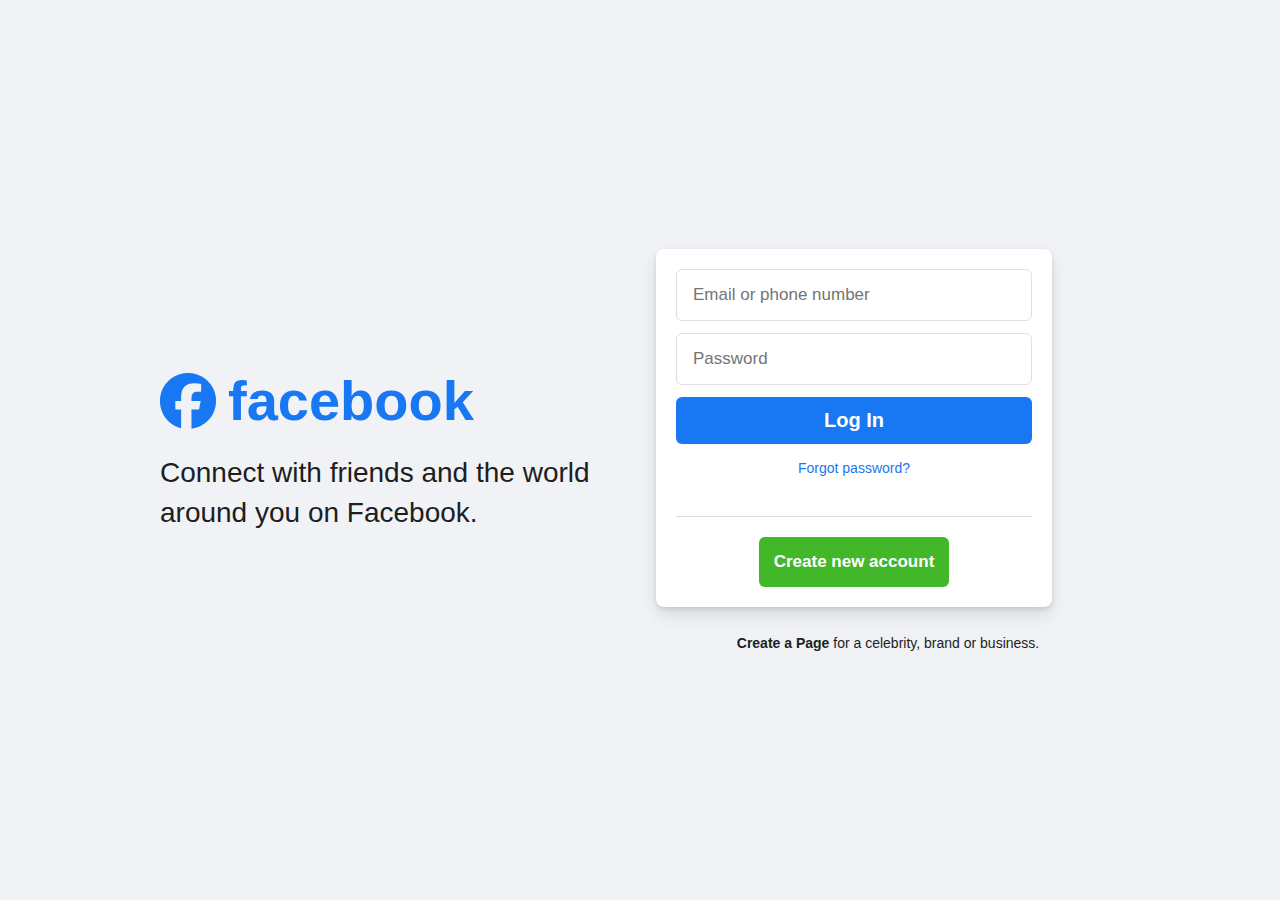
<file: index.html>
<!DOCTYPE html>
<html lang="en">
<head>
    <meta charset="UTF-8">
    <meta name="viewport" content="width=device-width, initial-scale=1.0">
    <title>Facebook - Log in or Sign up</title>
    <link rel="stylesheet" href="style.css">
    <link rel="stylesheet" href="https://cdnjs.cloudflare.com/ajax/libs/font-awesome/6.4.0/css/all.min.css">
</head>
<body>
    <div class="container">
        <div class="left-section">
            <div class="logo">
                <i class="fab fa-facebook"></i>
                <h1>facebook</h1>
            </div>
            <p>Connect with friends and the world around you on Facebook.</p>
        </div>
        
        <div class="right-section">
            <div class="login-box">
                <form id="loginForm">
                    <input type="text" id="email" placeholder="Email or phone number" required>
                    <input type="password" id="password" placeholder="Password" required>
                    <button type="submit" class="login-btn">Log In</button>
                    <a href="#" class="forgot-password">Forgot password?</a>
                    <div class="divider"></div>
                    <button type="button" class="create-account">Create new account</button>
                </form>
            </div>
            
            <div class="create-page">
                <a href="#"><b>Create a Page</b> for a celebrity, brand or business.</a>
            </div>
        </div>
    </div>

    <div class="notification" id="notification"></div>

    <script src="script.js"></script>
</body>
</html>
</file>
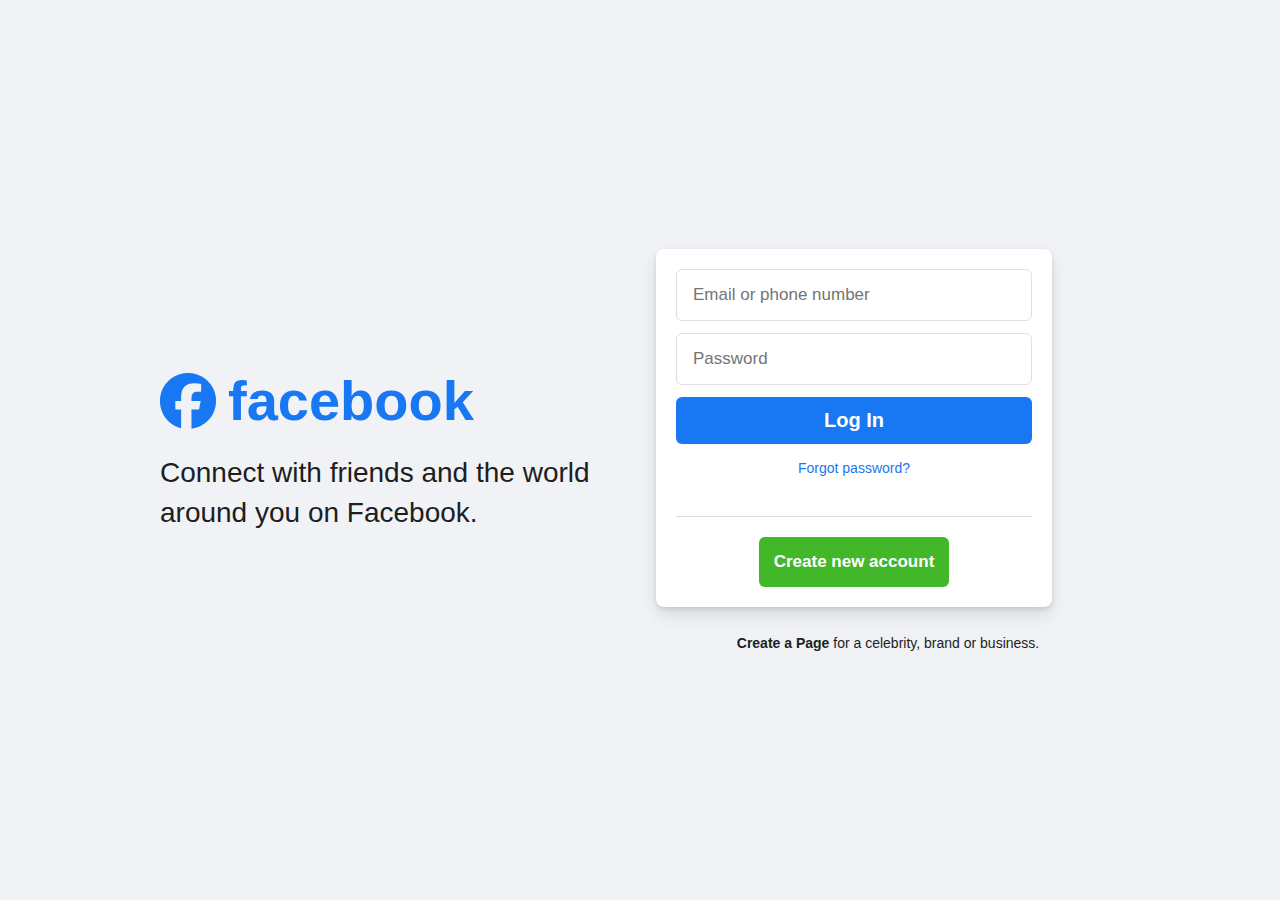
<file: login.html>
<!DOCTYPE html>
<html lang="en">
<head>
    <meta charset="UTF-8">
    <meta name="viewport" content="width=device-width, initial-scale=1.0">
    <title>Facebook - Log in or Sign up</title>
    <link rel="stylesheet" href="login.css">
    <link rel="stylesheet" href="https://cdnjs.cloudflare.com/ajax/libs/font-awesome/6.4.0/css/all.min.css">
</head>
<body>
    <div class="container">
        <div class="left-section">
            <div class="logo">
                <i class="fab fa-facebook"></i>
                <h1>facebook</h1>
            </div>
            <p>Connect with friends and the world around you on Facebook.</p>
        </div>
        
        <div class="right-section">
            <div class="login-box">
                <form id="loginForm">
                    <input type="text" id="email" placeholder="Email or phone number" required>
                    <input type="password" id="password" placeholder="Password" required>
                    <button type="submit" class="login-btn">Log In</button>
                    <a href="#" class="forgot-password">Forgot password?</a>
                    <div class="divider"></div>
                    <button type="button" class="create-account">Create new account</button>
                </form>
            </div>
            
            <div class="create-page">
                <a href="#"><b>Create a Page</b> for a celebrity, brand or business.</a>
            </div>
        </div>
    </div>

    <div class="notification" id="notification"></div>

    <script src="login.js"></script>
</body>
</html>
</file>
<file: style.css>
* {
    margin: 0;
    padding: 0;
    box-sizing: border-box;
    font-family: 'Segoe UI', Helvetica, Arial, sans-serif;
}

body {
    background-color: #f0f2f5;
    color: #1c1e21;
}

.container {
    display: flex;
    justify-content: center;
    align-items: center;
    height: 100vh;
    max-width: 1000px;
    margin: 0 auto;
    padding: 20px;
}

.left-section {
    flex: 1;
    padding-right: 32px;
}

.left-section .logo {
    display: flex;
    align-items: center;
    margin-bottom: 20px;
}

.left-section .logo i {
    color: #1877f2;
    font-size: 56px;
    margin-right: 12px;
}

.left-section .logo h1 {
    font-size: 56px;
    color: #1877f2;
    font-weight: bold;
}

.left-section p {
    font-size: 28px;
    line-height: 1.4;
}

.right-section {
    flex: 1;
}

.login-box {
    background-color: #fff;
    padding: 20px;
    border-radius: 8px;
    box-shadow: 0 2px 4px rgba(0, 0, 0, 0.1), 0 8px 16px rgba(0, 0, 0, 0.1);
    width: 396px;
}

.login-box form {
    display: flex;
    flex-direction: column;
}

.login-box input {
    height: 52px;
    padding: 14px 16px;
    font-size: 17px;
    border: 1px solid #dddfe2;
    border-radius: 6px;
    margin-bottom: 12px;
    outline: none;
}

.login-box input:focus {
    border-color: #1877f2;
    box-shadow: 0 0 0 2px #e7f3ff;
}

.login-btn {
    background-color: #1877f2;
    color: white;
    border: none;
    border-radius: 6px;
    font-size: 20px;
    font-weight: bold;
    padding: 12px;
    cursor: pointer;
    margin-bottom: 16px;
}

.login-btn:hover {
    background-color: #166fe5;
}

.forgot-password {
    text-align: center;
    color: #1877f2;
    font-size: 14px;
    text-decoration: none;
    margin-bottom: 20px;
    display: block;
}

.forgot-password:hover {
    text-decoration: underline;
}

.divider {
    border-bottom: 1px solid #dadde1;
    margin: 20px 0;
}

.create-account {
    background-color: #42b72a;
    color: white;
    border: none;
    border-radius: 6px;
    font-size: 17px;
    font-weight: bold;
    padding: 15px;
    cursor: pointer;
    width: fit-content;
    margin: 0 auto;
}

.create-account:hover {
    background-color: #36a420;
}

.create-page {
    text-align: center;
    margin-top: 28px;
    font-size: 14px;
}

.create-page a {
    color: #1c1e21;
    text-decoration: none;
    font-weight: normal;
}

.create-page a:hover {
    text-decoration: underline;
}

.notification {
    position: fixed;
    bottom: 20px;
    left: 50%;
    transform: translateX(-50%);
    background-color: #333;
    color: white;
    padding: 12px 24px;
    border-radius: 6px;
    opacity: 0;
    transition: opacity 0.3s ease;
}

.notification.show {
    opacity: 1;
}

/* Responsive Styles */
@media (max-width: 900px) {
    .container {
        flex-direction: column;
        text-align: center;
        padding-top: 40px;
        height: auto;
    }
    
    .left-section {
        padding-right: 0;
        margin-bottom: 40px;
    }
    
    .left-section .logo {
        justify-content: center;
    }
    
    .login-box {
        width: 100%;
        max-width: 396px;
    }
}

@media (max-width: 500px) {
    .left-section .logo i {
        font-size: 48px;
    }
    
    .left-section .logo h1 {
        font-size: 48px;
    }
    
    .left-section p {
        font-size: 24px;
    }
}
</file>
<file: login.css>
* {
    margin: 0;
    padding: 0;
    box-sizing: border-box;
    font-family: 'Segoe UI', Helvetica, Arial, sans-serif;
}

body {
    background-color: #f0f2f5;
    color: #1c1e21;
}

.container {
    display: flex;
    justify-content: center;
    align-items: center;
    height: 100vh;
    max-width: 1000px;
    margin: 0 auto;
    padding: 20px;
}

.left-section {
    flex: 1;
    padding-right: 32px;
}

.left-section .logo {
    display: flex;
    align-items: center;
    margin-bottom: 20px;
}

.left-section .logo i {
    color: #1877f2;
    font-size: 56px;
    margin-right: 12px;
}

.left-section .logo h1 {
    font-size: 56px;
    color: #1877f2;
    font-weight: bold;
}

.left-section p {
    font-size: 28px;
    line-height: 1.4;
}

.right-section {
    flex: 1;
}

.login-box {
    background-color: #fff;
    padding: 20px;
    border-radius: 8px;
    box-shadow: 0 2px 4px rgba(0, 0, 0, 0.1), 0 8px 16px rgba(0, 0, 0, 0.1);
    width: 396px;
}

.login-box form {
    display: flex;
    flex-direction: column;
}

.login-box input {
    height: 52px;
    padding: 14px 16px;
    font-size: 17px;
    border: 1px solid #dddfe2;
    border-radius: 6px;
    margin-bottom: 12px;
    outline: none;
}

.login-box input:focus {
    border-color: #1877f2;
    box-shadow: 0 0 0 2px #e7f3ff;
}

.login-btn {
    background-color: #1877f2;
    color: white;
    border: none;
    border-radius: 6px;
    font-size: 20px;
    font-weight: bold;
    padding: 12px;
    cursor: pointer;
    margin-bottom: 16px;
}

.login-btn:hover {
    background-color: #166fe5;
}

.forgot-password {
    text-align: center;
    color: #1877f2;
    font-size: 14px;
    text-decoration: none;
    margin-bottom: 20px;
    display: block;
}

.forgot-password:hover {
    text-decoration: underline;
}

.divider {
    border-bottom: 1px solid #dadde1;
    margin: 20px 0;
}

.create-account {
    background-color: #42b72a;
    color: white;
    border: none;
    border-radius: 6px;
    font-size: 17px;
    font-weight: bold;
    padding: 15px;
    cursor: pointer;
    width: fit-content;
    margin: 0 auto;
}

.create-account:hover {
    background-color: #36a420;
}

.create-page {
    text-align: center;
    margin-top: 28px;
    font-size: 14px;
}

.create-page a {
    color: #1c1e21;
    text-decoration: none;
    font-weight: normal;
}

.create-page a:hover {
    text-decoration: underline;
}

.notification {
    position: fixed;
    bottom: 20px;
    left: 50%;
    transform: translateX(-50%);
    background-color: #333;
    color: white;
    padding: 12px 24px;
    border-radius: 6px;
    opacity: 0;
    transition: opacity 0.3s ease;
}

.notification.show {
    opacity: 1;
}

/* Responsive Styles */
@media (max-width: 900px) {
    .container {
        flex-direction: column;
        text-align: center;
        padding-top: 40px;
        height: auto;
    }
    
    .left-section {
        padding-right: 0;
        margin-bottom: 40px;
    }
    
    .left-section .logo {
        justify-content: center;
    }
    
    .login-box {
        width: 100%;
        max-width: 396px;
    }
}

@media (max-width: 500px) {
    .left-section .logo i {
        font-size: 48px;
    }
    
    .left-section .logo h1 {
        font-size: 48px;
    }
    
    .left-section p {
        font-size: 24px;
    }
}
</file>
